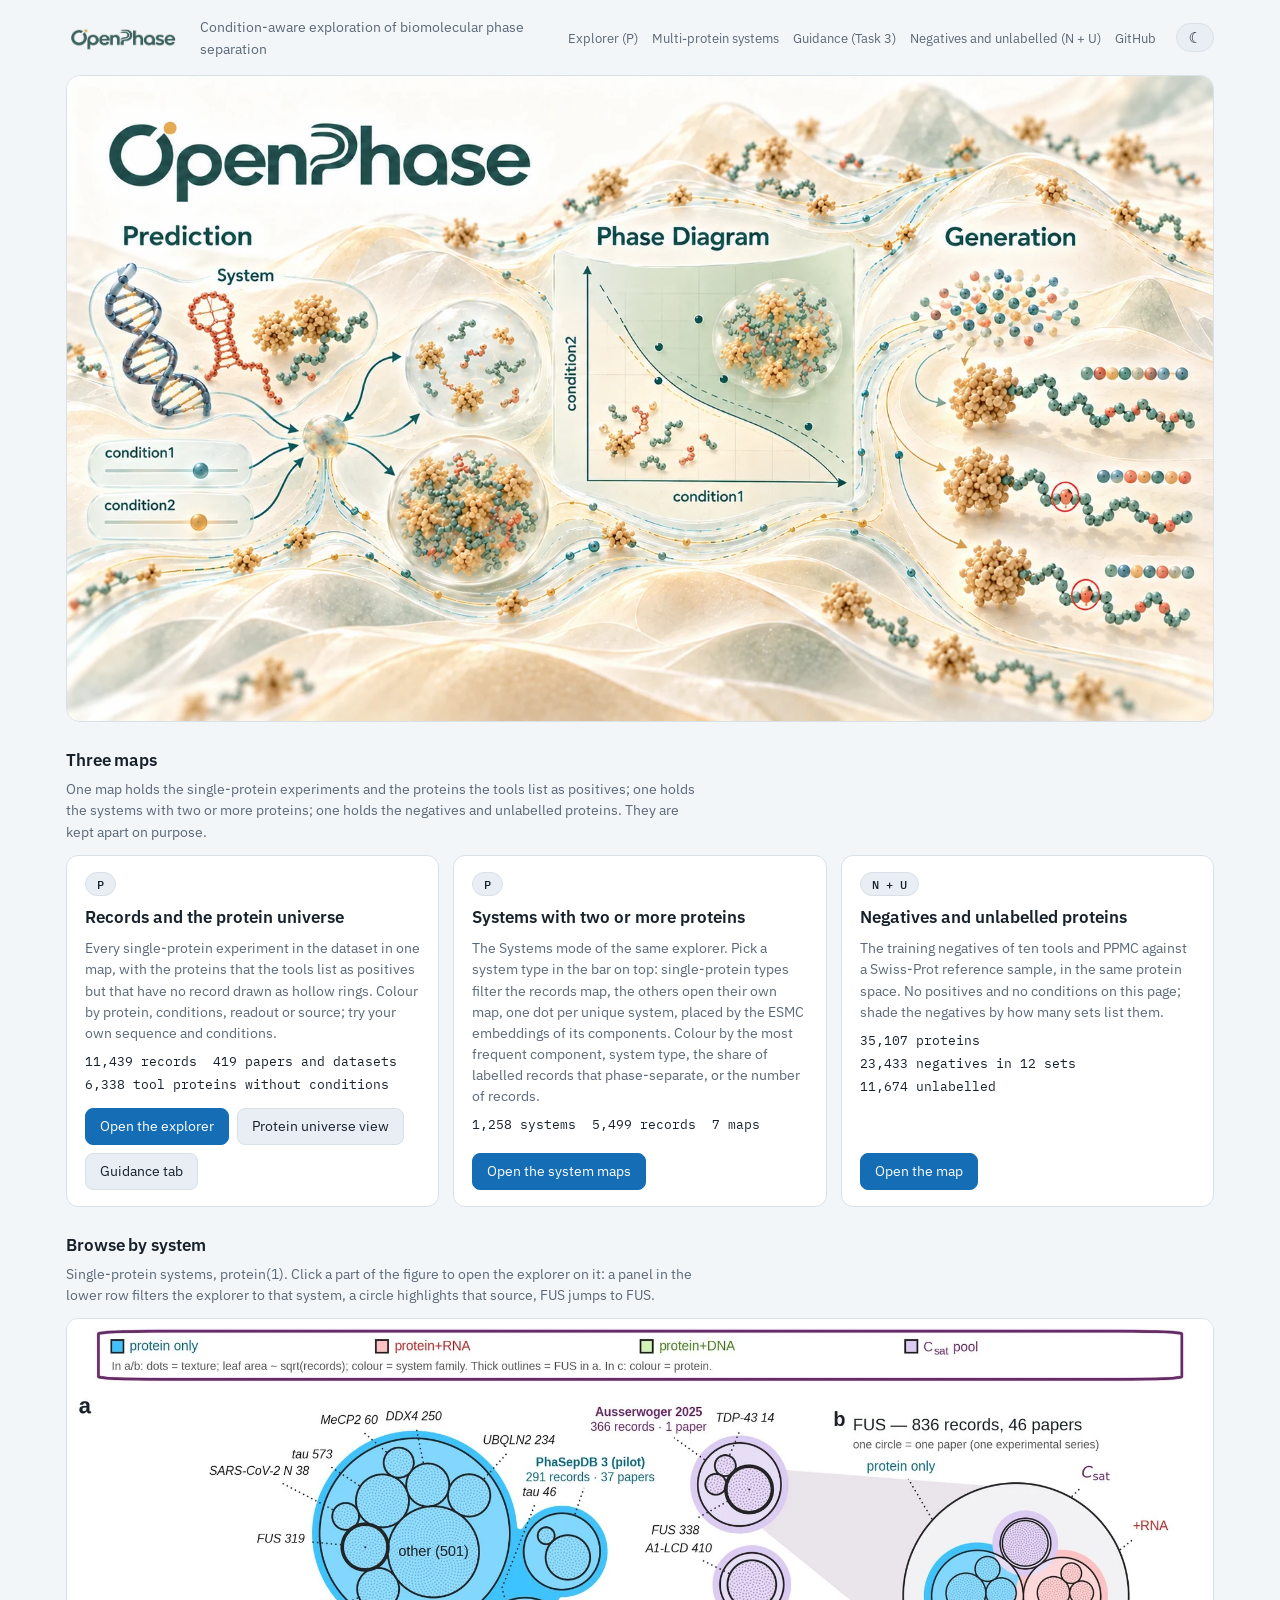
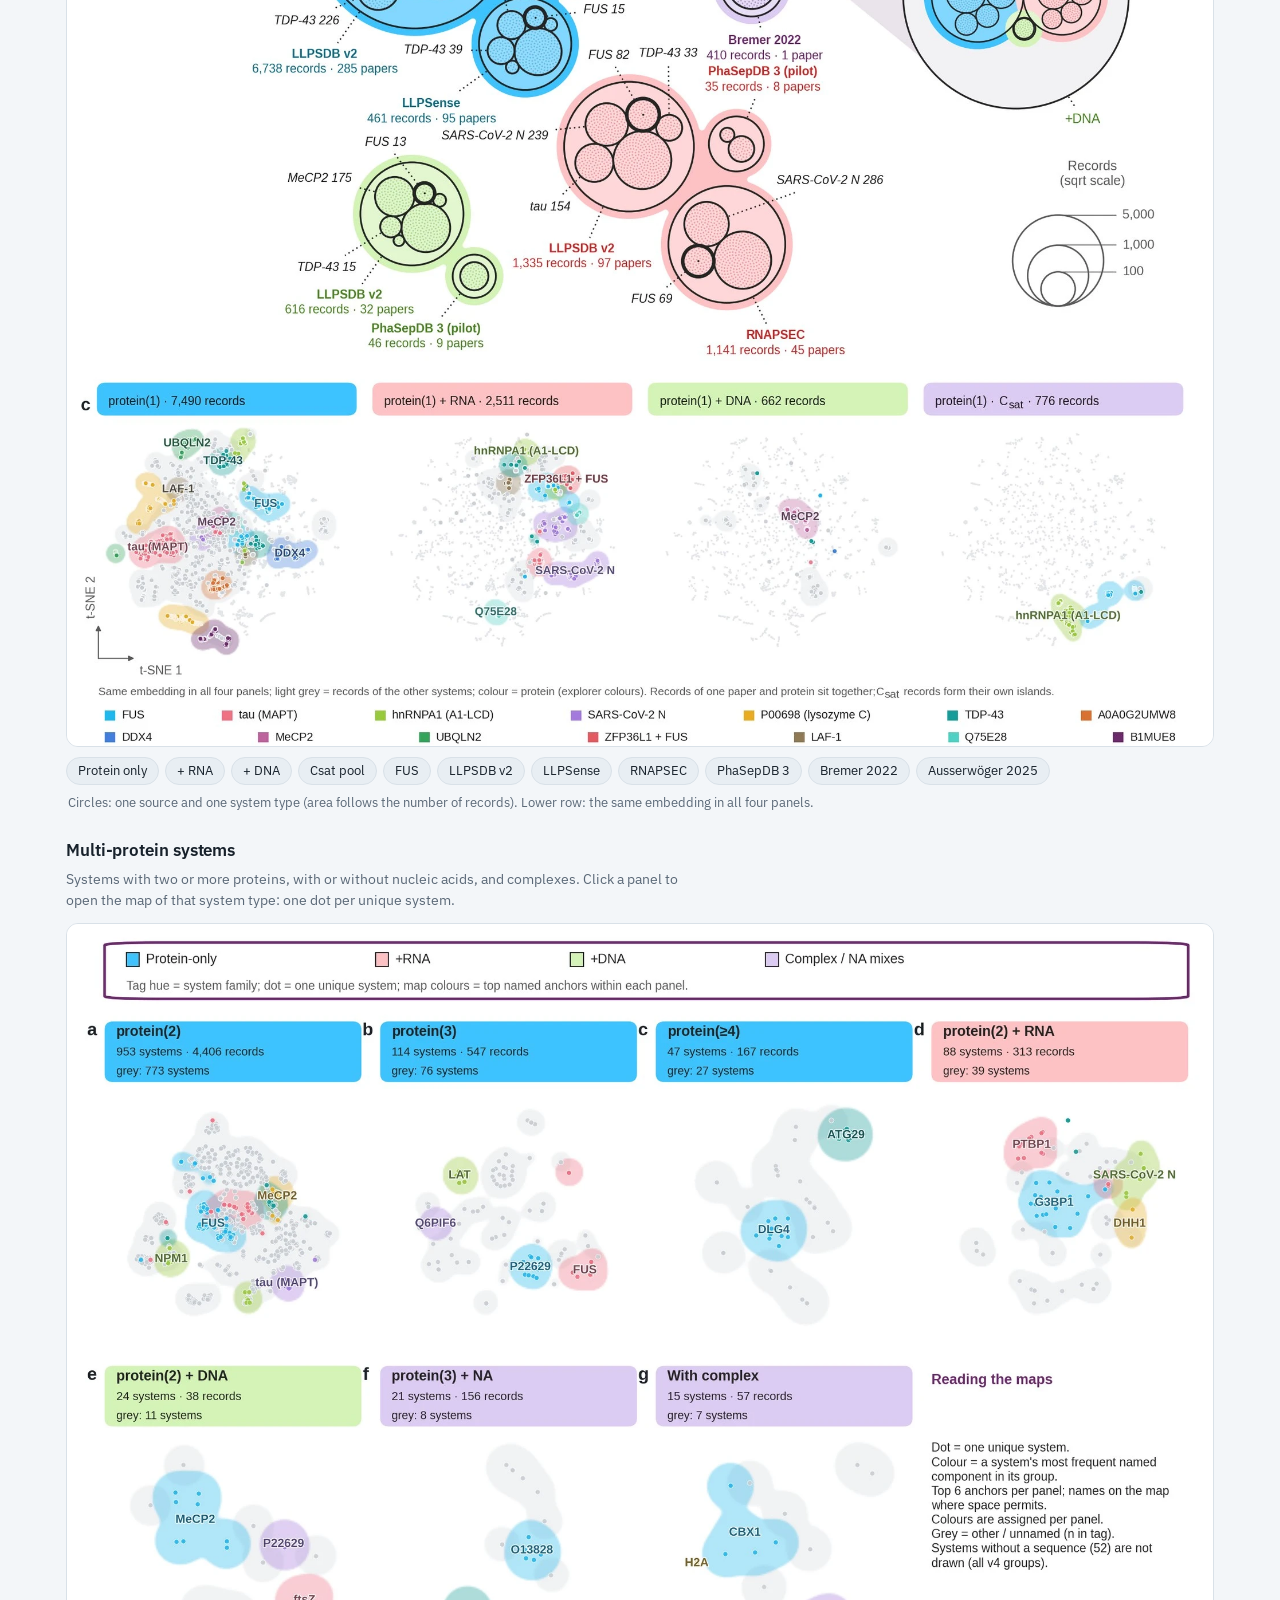
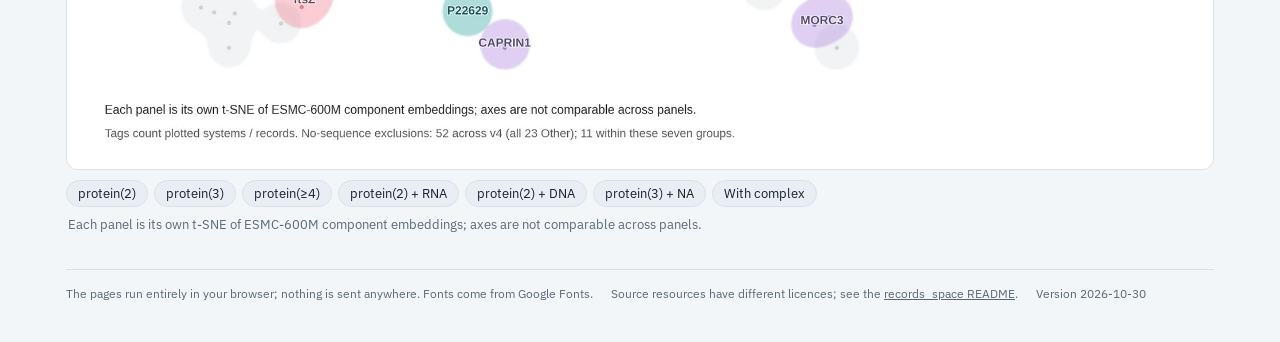
<file: index.html>
<!doctype html>
<html lang="en">
<head>
<meta charset="utf-8">
<meta name="viewport" content="width=device-width, initial-scale=1, viewport-fit=cover">
<title>OpenPhase</title>
<meta name="description" content="OpenPhase: condition-aware exploration of biomolecular phase separation. Interactive maps of LLPS experiments, tool proteins, negatives and unlabelled proteins.">
<link rel="stylesheet" href="https://fonts.googleapis.com/css2?family=IBM+Plex+Mono:wght@400;500&family=IBM+Plex+Sans:wght@400;500;600&display=swap">
<style>
:root{
  --bg:#F3F6F9; --panel:#FFFFFF; --ink:#17212B; --mute:#5A6877; --line:#D9E1E8; --accent:#146DB5; --accent-ink:#FFFFFF;
  --chip:#E8EEF3; --mid:#F1F4F7; --teal:#3E6760; --gold:#E0B060;
  --font-ui:"IBM Plex Sans", system-ui, -apple-system, "Segoe UI", sans-serif;
  --font-data:"IBM Plex Mono", ui-monospace, SFMono-Regular, Menlo, monospace;
}
@media (prefers-color-scheme: dark){
  :root:not([data-theme="light"]){
    --bg:#0D1217; --panel:#151C24; --ink:#E6ECF2; --mute:#93A1B0; --line:#26313C; --accent:#4DB4F2; --accent-ink:#08131C;
    --chip:#1C2530; --mid:#222C37; --teal:#7FB5AB; color-scheme:dark;
  }
}
:root[data-theme="dark"]{
  --bg:#0D1217; --panel:#151C24; --ink:#E6ECF2; --mute:#93A1B0; --line:#26313C; --accent:#4DB4F2; --accent-ink:#08131C;
  --chip:#1C2530; --mid:#222C37; --teal:#7FB5AB; color-scheme:dark;
}
*{ box-sizing:border-box; }
[hidden]{ display:none !important; }
body{ margin:0; background:var(--bg); color:var(--ink); font-family:var(--font-ui); line-height:1.5; }
.app{ max-width:1180px; margin-inline:auto; padding:16px max(16px, env(safe-area-inset-right, 0px)) 40px max(16px, env(safe-area-inset-left, 0px)); }
.top{ display:flex; flex-wrap:wrap; align-items:center; gap:8px 20px; margin-bottom:16px; }
.logo{ height:38px; width:auto; display:block; }
:root[data-theme="dark"] .logo{ filter:brightness(1.9) saturate(0.85); }
@media (prefers-color-scheme: dark){ :root:not([data-theme="light"]) .logo{ filter:brightness(1.9) saturate(0.85); } }
.sub{ margin:0; color:var(--mute); font-size:0.9rem; min-width:0; flex:1 1 260px; }
.links{ display:flex; flex-wrap:wrap; gap:6px 14px; font-size:0.84rem; align-items:center; }
.links a{ color:var(--mute); text-decoration:none; } .links a:hover{ color:var(--accent); }
.theme{ font:inherit; font-size:0.95rem; line-height:1; color:var(--ink); background:var(--chip); border:1px solid var(--line); border-radius:99px; padding:6px 11px; cursor:pointer; }
.theme:hover{ border-color:var(--accent); }
a:focus-visible, button:focus-visible{ outline:2px solid var(--accent); outline-offset:2px; border-radius:4px; }
.hero{ margin:0 0 22px; border-radius:14px; overflow:hidden; border:1px solid var(--line); background:#F4EEDD; }
.hero img{ display:block; width:100%; height:auto; }
h2{ margin:26px 0 6px; font-size:1.05rem; font-weight:600; letter-spacing:-0.005em; }
.lead{ margin:0 0 12px; color:var(--mute); font-size:0.88rem; max-width:80ch; }
.cards{ display:grid; gap:14px; grid-template-columns:repeat(auto-fit, minmax(300px, 1fr)); }
.card{ background:var(--panel); border:1px solid var(--line); border-radius:12px; padding:16px 18px; display:flex; flex-direction:column; gap:8px; min-width:0; }
.tag{ align-self:flex-start; font-family:var(--font-data); font-size:0.78rem; font-weight:500; border-radius:99px; padding:2px 11px; background:var(--chip); border:1px solid var(--line); }
.card h3{ margin:0; font-size:1.08rem; font-weight:600; }
.card p{ margin:0; color:var(--mute); font-size:0.88rem; }
.stats{ display:flex; flex-wrap:wrap; gap:4px 16px; font-family:var(--font-data); font-size:0.8rem; color:var(--ink); }
.stats span{ white-space:nowrap; }
.acts{ display:flex; flex-wrap:wrap; gap:8px; margin-top:auto; padding-top:6px; }
.btn{ display:inline-block; font-size:0.86rem; text-decoration:none; color:var(--ink); background:var(--chip); border:1px solid var(--line); border-radius:8px; padding:7px 14px; }
.btn:hover{ border-color:var(--accent); }
.btn.primary{ background:var(--accent); color:var(--accent-ink); border-color:var(--accent); }
.paper{ position:relative; background:#FFFFFF; border:1px solid var(--line); border-radius:12px; overflow:hidden; }
.paper img{ display:block; width:100%; height:auto; }
.hs{ position:absolute; display:block; border-radius:8px; outline:2px solid transparent; outline-offset:-2px; transition:background-color .12s, outline-color .12s; }
.hs.round{ border-radius:50%; }
a.hs:hover, a.hs:focus-visible{ background:rgba(20,109,181,0.12); outline-color:#146DB5; z-index:3; }
.hs::after{ content:attr(data-label); position:absolute; left:50%; top:8px; transform:translateX(-50%); white-space:nowrap; background:#17212B; color:#fff; font-size:0.74rem; line-height:1.2; padding:4px 9px; border-radius:6px; opacity:0; pointer-events:none; transition:opacity .12s; z-index:5; }
a.hs:hover::after, a.hs:focus-visible::after, .hs.off:hover::after{ opacity:1; }
.hs.off{ cursor:not-allowed; }
.hs.off:hover{ background:rgba(90,104,119,0.10); outline-color:#8A97A5; }
body.debug .hs{ outline:1px dashed #E4002B; background:rgba(228,0,43,0.08); }
.chips{ display:flex; flex-wrap:wrap; gap:6px; margin:10px 0 0; }
.chip{ font-size:0.8rem; text-decoration:none; color:var(--ink); background:var(--chip); border:1px solid var(--line); border-radius:99px; padding:3px 11px; }
.chip:hover{ border-color:var(--accent); }
.chip.off{ color:var(--mute); border-style:dashed; cursor:not-allowed; }
.cap{ margin:8px 2px 0; color:var(--mute); font-size:0.8rem; }
footer{ margin-top:34px; padding-top:14px; border-top:1px solid var(--line); color:var(--mute); font-size:0.78rem; display:flex; flex-wrap:wrap; gap:4px 18px; }
footer a{ color:var(--mute); }
</style>
</head>
<body>
<div class="app">
  <header class="top">
    <img class="logo" src="assets/openphase-wordmark.webp" alt="OpenPhase" width="2172" height="724">
    <p class="sub">Condition-aware exploration of biomolecular phase separation</p>
    <nav class="links" aria-label="Links">
      <a href="records_space/">Explorer (P)</a>
      <a href="records_space/#mode=systems">Multi-protein systems</a>
      <a href="records_space/#mode=guidance">Guidance (Task 3)</a>
      <a href="records_space/negatives/">Negatives and unlabelled (N + U)</a>
      <a href="https://github.com/nicetone9/OpenPhase">GitHub</a>
    </nav>
    <button id="themeBtn" class="theme" type="button" aria-label="Switch light or dark mode">&#9790;</button>
  </header>

  <figure class="hero"><img src="assets/openphase-main.webp" alt="OpenPhase: from a system and its conditions to prediction, phase diagram and generation" width="1672" height="941"></figure>

  <section aria-labelledby="h-systems">
    <h2 id="h-systems">Three maps</h2>
    <p class="lead">One map holds the single-protein experiments and the proteins the tools list as positives; one holds the systems with two or more proteins; one holds the negatives and unlabelled proteins. They are kept apart on purpose.</p>
    <div class="cards">
      <article class="card">
        <span class="tag">P</span>
        <h3>Records and the protein universe</h3>
        <p>Every single-protein experiment in the dataset in one map, with the proteins that the tools list as positives but that have no record drawn as hollow rings. Colour by protein, conditions, readout or source; try your own sequence and conditions.</p>
        <div class="stats"><span>11,439 records</span><span>419 papers and datasets</span><span>6,338 tool proteins without conditions</span></div>
        <div class="acts"><a class="btn primary" href="records_space/">Open the explorer</a><a class="btn" href="records_space/#lens=umap_universe">Protein universe view</a><a class="btn" href="records_space/#mode=guidance">Guidance tab</a></div>
      </article>
      <article class="card">
        <span class="tag">P</span>
        <h3>Systems with two or more proteins</h3>
        <p>The Systems mode of the same explorer. Pick a system type in the bar on top: single-protein types filter the records map, the others open their own map, one dot per unique system, placed by the ESMC embeddings of its components. Colour by the most frequent component, system type, the share of labelled records that phase-separate, or the number of records.</p>
        <div class="stats"><span>1,258 systems</span><span>5,499 records</span><span>7 maps</span></div>
        <div class="acts"><a class="btn primary" href="records_space/#mode=systems">Open the system maps</a></div>
      </article>
      <article class="card">
        <span class="tag">N + U</span>
        <h3>Negatives and unlabelled proteins</h3>
        <p>The training negatives of ten tools and PPMC against a Swiss-Prot reference sample, in the same protein space. No positives and no conditions on this page; shade the negatives by how many sets list them.</p>
        <div class="stats"><span>35,107 proteins</span><span>23,433 negatives in 12 sets</span><span>11,674 unlabelled</span></div>
        <div class="acts"><a class="btn primary" href="records_space/negatives/">Open the map</a></div>
      </article>
    </div>
  </section>

  <section aria-labelledby="h-p1">
    <h2 id="h-p1">Browse by system</h2>
    <p class="lead">Single-protein systems, protein(1). Click a part of the figure to open the explorer on it: a panel in the lower row filters the explorer to that system, a circle highlights that source, FUS jumps to FUS.</p>
    <div class="paper">
      <img src="assets/fig-protein1-systems.webp" alt="Records of the protein(1) systems: circles by source and protein, FUS, and four t-SNE panels by system type" width="2000" height="1793">
      <a class="hs" style="left:2.60%;top:64.58%;width:22.70%;height:26.99%" href="records_space/#na=none&csat=hide&by=system" data-label="protein(1): protein only, 7,490 records → open" aria-label="protein(1): protein only, 7,490 records"></a>
      <a class="hs" style="left:26.65%;top:64.58%;width:22.70%;height:26.99%" href="records_space/#na=RNA&csat=hide&by=system" data-label="protein(1) + RNA, 2,511 records → open" aria-label="protein(1) + RNA, 2,511 records"></a>
      <a class="hs" style="left:50.65%;top:64.58%;width:22.70%;height:26.99%" href="records_space/#na=DNA&csat=hide&by=system" data-label="protein(1) + DNA, 662 records → open" aria-label="protein(1) + DNA, 662 records"></a>
      <a class="hs" style="left:74.65%;top:64.58%;width:22.70%;height:26.99%" href="records_space/#csat=only&by=system" data-label="protein(1), Csat pool, 776 records → open" aria-label="protein(1), Csat pool, 776 records"></a>
      <a class="hs" style="left:66.75%;top:8.37%;width:26.75%;height:30.67%" href="records_space/#protein=FUS&by=system" data-label="FUS: 836 records, 46 papers → open" aria-label="FUS: 836 records, 46 papers"></a>
      <a class="hs round" style="left:21.65%;top:10.76%;width:17.20%;height:19.19%" href="records_space/#hl=llpsdb&na=none&csat=hide&by=system" data-label="LLPSDB v2, protein only → open" aria-label="LLPSDB v2, protein only"></a>
      <a class="hs round" style="left:39.65%;top:18.57%;width:7.50%;height:8.37%" href="records_space/#hl=phasepdb3&na=none&by=system" data-label="PhaSepDB 3 (pilot), protein only → open" aria-label="PhaSepDB 3 (pilot), protein only"></a>
      <a class="hs round" style="left:35.25%;top:26.49%;width:9.50%;height:10.60%" href="records_space/#hl=llpsense&na=none&by=system" data-label="LLPSense → open" aria-label="LLPSense"></a>
      <a class="hs round" style="left:42.75%;top:34.58%;width:12.50%;height:13.94%" href="records_space/#hl=llpsdb&na=RNA&by=system" data-label="LLPSDB v2, + RNA → open" aria-label="LLPSDB v2, + RNA"></a>
      <a class="hs round" style="left:55.75%;top:38.48%;width:5.50%;height:6.13%" href="records_space/#hl=phasepdb3&na=RNA&by=system" data-label="PhaSepDB 3 (pilot), + RNA → open" aria-label="PhaSepDB 3 (pilot), + RNA"></a>
      <a class="hs round" style="left:51.75%;top:45.01%;width:11.50%;height:12.83%" href="records_space/#hl=rnapsec&by=system" data-label="RNAPSEC → open" aria-label="RNAPSEC"></a>
      <a class="hs round" style="left:25.00%;top:42.50%;width:10.00%;height:11.15%" href="records_space/#hl=llpsdb&na=DNA&by=system" data-label="LLPSDB v2, + DNA → open" aria-label="LLPSDB v2, + DNA"></a>
      <a class="hs round" style="left:32.90%;top:51.31%;width:5.20%;height:5.80%" href="records_space/#hl=phasepdb3&na=DNA&by=system" data-label="PhaSepDB 3 (pilot), + DNA → open" aria-label="PhaSepDB 3 (pilot), + DNA"></a>
      <a class="hs round" style="left:54.35%;top:11.43%;width:8.50%;height:9.48%" href="records_space/#hl=ausserwoger&csat=only&by=system" data-label="Ausserwöger 2025, Csat → open" aria-label="Ausserwöger 2025, Csat"></a>
      <a class="hs round" style="left:56.35%;top:22.14%;width:6.80%;height:7.59%" href="records_space/#hl=bremer&csat=only&by=system" data-label="Bremer 2022, Csat → open" aria-label="Bremer 2022, Csat"></a>
    </div>
    <div class="chips" aria-label="Shortcuts"><a class="chip" href="records_space/#na=none&csat=hide&by=system">Protein only</a><a class="chip" href="records_space/#na=RNA&csat=hide&by=system">+ RNA</a><a class="chip" href="records_space/#na=DNA&csat=hide&by=system">+ DNA</a><a class="chip" href="records_space/#csat=only&by=system">Csat pool</a><a class="chip" href="records_space/#protein=FUS&by=system">FUS</a><a class="chip" href="records_space/#hl=llpsdb&by=system">LLPSDB v2</a><a class="chip" href="records_space/#hl=llpsense&by=system">LLPSense</a><a class="chip" href="records_space/#hl=rnapsec&by=system">RNAPSEC</a><a class="chip" href="records_space/#hl=phasepdb3&by=system">PhaSepDB 3</a><a class="chip" href="records_space/#hl=bremer&csat=only&by=system">Bremer 2022</a><a class="chip" href="records_space/#hl=ausserwoger&csat=only&by=system">Ausserwöger 2025</a></div>
    <p class="cap">Circles: one source and one system type (area follows the number of records). Lower row: the same embedding in all four panels.</p>
  </section>

  <section aria-labelledby="h-multi">
    <h2 id="h-multi">Multi-protein systems</h2>
    <p class="lead">Systems with two or more proteins, with or without nucleic acids, and complexes. Click a panel to open the map of that system type: one dot per unique system.</p>
    <div class="paper">
      <img src="assets/fig-multi-protein-systems.webp" alt="Maps of the multi-protein systems: protein(2), protein(3), protein(4 or more), with RNA, with DNA, with nucleic acid, and complexes" width="2000" height="1475">
      <a class="hs" style="left:1.50%;top:11.19%;width:24.50%;height:37.63%" href="records_space/#mode=systems&g=p2" data-label="protein(2): 953 systems, 4,406 records → open" aria-label="protein(2): 953 systems, 4,406 records"></a>
      <a class="hs" style="left:26.00%;top:11.19%;width:24.00%;height:37.63%" href="records_space/#mode=systems&g=p3" data-label="protein(3): 114 systems, 547 records → open" aria-label="protein(3): 114 systems, 547 records"></a>
      <a class="hs" style="left:50.00%;top:11.19%;width:24.00%;height:37.63%" href="records_space/#mode=systems&g=p4" data-label="protein(≥4): 47 systems, 167 records → open" aria-label="protein(≥4): 47 systems, 167 records"></a>
      <a class="hs" style="left:74.00%;top:11.19%;width:24.25%;height:37.63%" href="records_space/#mode=systems&g=p2r" data-label="protein(2) + RNA: 88 systems, 313 records → open" aria-label="protein(2) + RNA: 88 systems, 313 records"></a>
      <a class="hs" style="left:1.50%;top:51.86%;width:24.50%;height:37.63%" href="records_space/#mode=systems&g=p2d" data-label="protein(2) + DNA: 24 systems, 38 records → open" aria-label="protein(2) + DNA: 24 systems, 38 records"></a>
      <a class="hs" style="left:26.00%;top:51.86%;width:24.00%;height:37.63%" href="records_space/#mode=systems&g=p3na" data-label="protein(3) + NA: 21 systems, 156 records → open" aria-label="protein(3) + NA: 21 systems, 156 records"></a>
      <a class="hs" style="left:50.00%;top:51.86%;width:24.00%;height:37.63%" href="records_space/#mode=systems&g=cx" data-label="With complex: 15 systems, 57 records → open" aria-label="With complex: 15 systems, 57 records"></a>
    </div>
    <div class="chips" aria-label="Shortcuts to the multi-protein maps"><a class="chip" href="records_space/#mode=systems&g=p2">protein(2)</a><a class="chip" href="records_space/#mode=systems&g=p3">protein(3)</a><a class="chip" href="records_space/#mode=systems&g=p4">protein(≥4)</a><a class="chip" href="records_space/#mode=systems&g=p2r">protein(2) + RNA</a><a class="chip" href="records_space/#mode=systems&g=p2d">protein(2) + DNA</a><a class="chip" href="records_space/#mode=systems&g=p3na">protein(3) + NA</a><a class="chip" href="records_space/#mode=systems&g=cx">With complex</a></div>
    <p class="cap">Each panel is its own t-SNE of ESMC-600M component embeddings; axes are not comparable across panels.</p>
  </section>

  <footer>
    <span>The pages run entirely in your browser; nothing is sent anywhere. Fonts come from Google Fonts.</span>
    <span>Source resources have different licences; see the <a href="https://github.com/nicetone9/OpenPhase/tree/main/records_space">records_space README</a>.</span>
    <span>Version 2026-10-30</span>
  </footer>
</div>
<script>
(function () {
  var root = document.documentElement, KEY = "openphase-theme", btn = document.getElementById("themeBtn");
  var sys = function () { return window.matchMedia && matchMedia("(prefers-color-scheme: dark)").matches ? "dark" : "light"; };
  var saved = null; try { saved = localStorage.getItem(KEY); } catch (e) {}
  function show(t) { btn.textContent = t === "dark" ? "☀" : "☾"; btn.title = t === "dark" ? "Switch to light mode" : "Switch to dark mode"; btn.setAttribute("aria-label", btn.title); }
  var cur = (saved === "light" || saved === "dark") ? saved : (root.getAttribute("data-theme") || sys());
  root.setAttribute("data-theme", cur); show(cur);
  btn.addEventListener("click", function () { var next = root.getAttribute("data-theme") === "dark" ? "light" : "dark"; root.setAttribute("data-theme", next); show(next); try { localStorage.setItem(KEY, next); } catch (e) {} });
  if (/[?&]debug\b/.test(location.search)) document.body.classList.add("debug");
})();
</script>
</body>
</html>
</file>
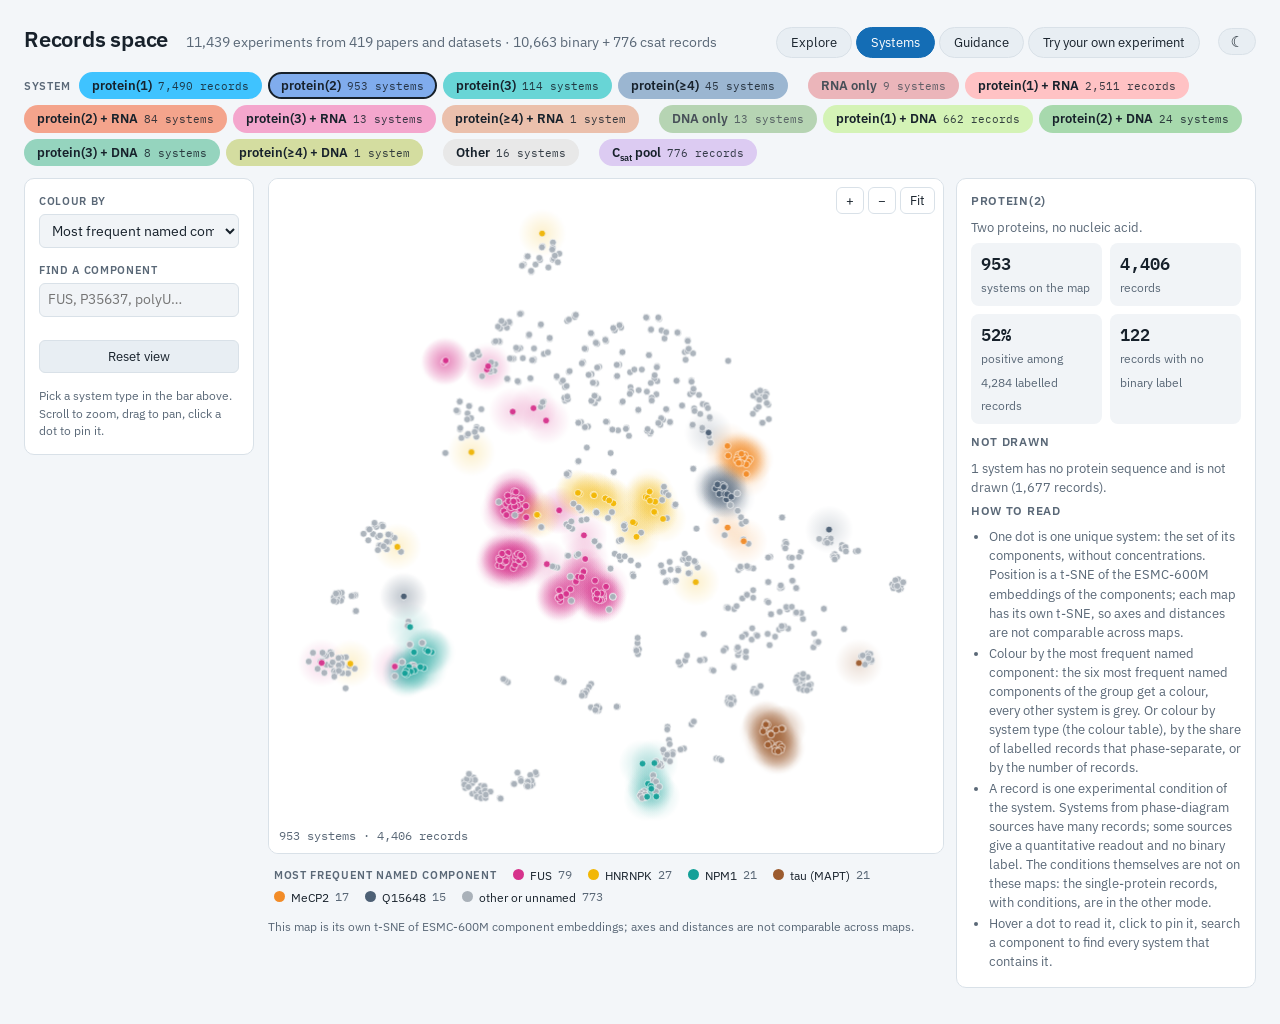
<file: records_space/systems/index.html>
<!doctype html><html lang="en"><head><meta charset="utf-8"><meta name="viewport" content="width=device-width, initial-scale=1"><title>Systems has moved</title><meta name="robots" content="noindex"><link rel="canonical" href="../"><meta http-equiv="refresh" content="0; url=../#mode=systems"><style>body{font:16px/1.5 system-ui,sans-serif;margin:3rem 1rem;color:#17212B}a{color:#1B6FA8}</style></head><body><p>The multi-protein system maps are now the <b>Systems</b> mode of the <a href="../#mode=systems">Records space</a>. Taking you there.</p><script>var h=location.hash.replace(/^#/,"");location.replace("../#mode=systems"+(h?"&"+h:""));</script></body></html>
</file>
